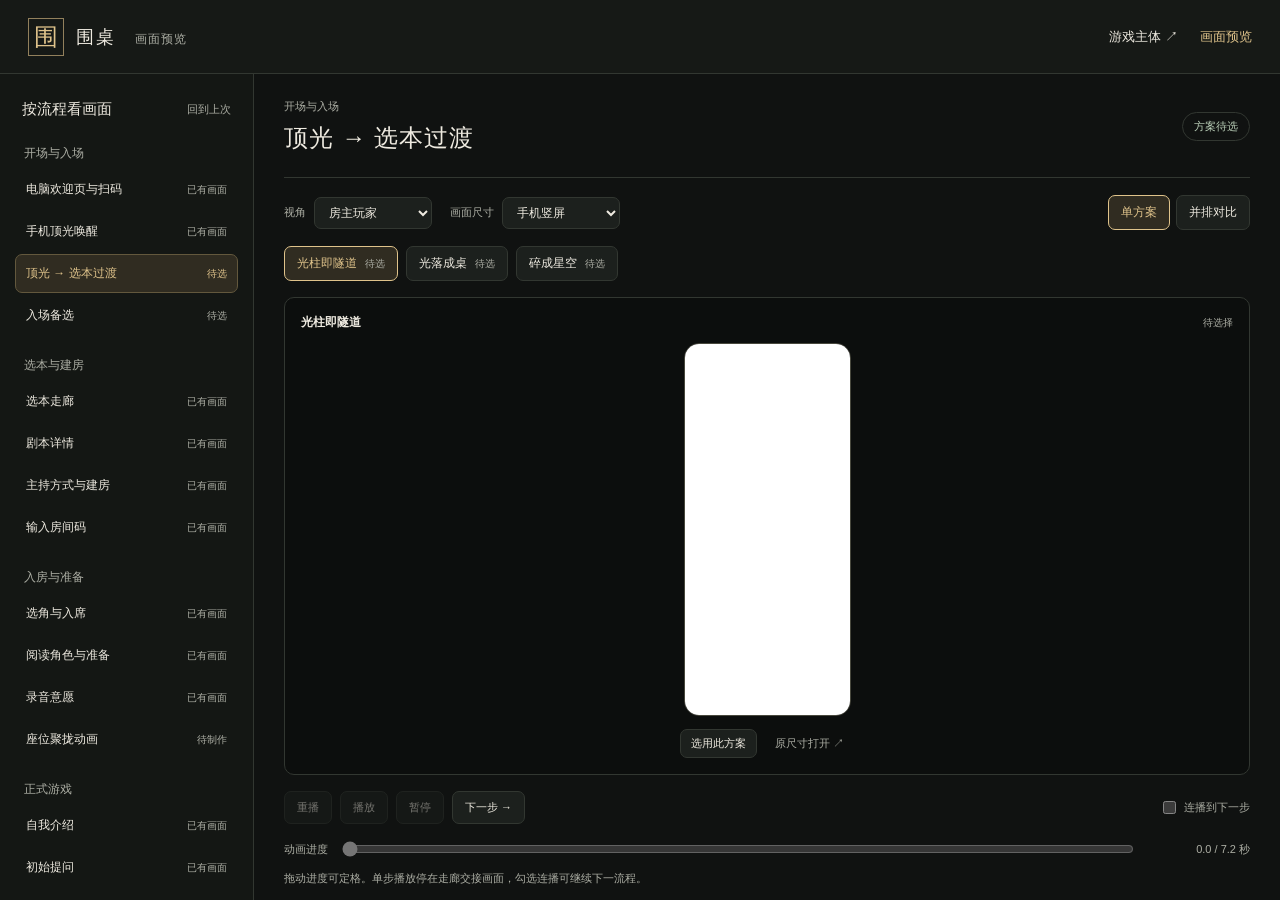
<file: 主体原型/创意预览/index.html>
﻿<!doctype html>
<html lang="zh-CN">
<head>
  <meta charset="utf-8">
  <meta name="viewport" content="width=device-width,initial-scale=1">
  <title>围桌 · 画面预览</title>
  <link rel="stylesheet" href="./preview.css?v=20261126-preview9">
</head>
<body>
  <header class="app-header">
    <a class="brand" href="http://127.0.0.1:5189/主体原型/?endpoint=overview"><b>围</b><span>围桌 <small>画面预览</small></span></a>
    <nav aria-label="项目入口"><a href="http://127.0.0.1:5189/主体原型/?endpoint=overview">游戏主体 ↗</a><span aria-current="page">画面预览</span></nav>
  </header>
  <div class="workspace">
    <aside class="flow-sidebar" aria-label="游戏流程">
      <div class="sidebar-heading"><h1>按流程看画面</h1><button id="resume" type="button">回到上次</button></div>
      <nav id="flowNav" aria-label="流程节点"></nav>
      <details class="feature-map"><summary>功能对应</summary><table><caption>本轮功能盘点</caption><thead><tr><th>原有功能</th><th>当前位置</th></tr></thead><tbody><tr><td>电脑 / 手机预览</td><td>顶部视角与尺寸</td></tr><tr><td>顶光唤醒</td><td>开场与入场</td></tr><tr><td>过渡三方案</td><td>顶光 → 选本过渡</td></tr><tr><td>时空入场</td><td>开场与入场 · 备选</td></tr><tr><td>纵深通道与翻书</td><td>选本与建房</td></tr><tr><td>六个旧选本交互</td><td>选本走廊 · 其他方案</td></tr><tr><td>旧详情排版对比</td><td>剧本详情 · 其他方案</td></tr><tr><td>方案选择</td><td>每个画面下方</td></tr><tr><td>五视角、画布与实验室</td><td>游戏主体</td></tr></tbody></table></details>
    </aside>
    <main>
      <section class="scene-heading"><div><p id="breadcrumb"></p><h2 id="sceneTitle"></h2></div><span id="sceneStatus" class="status"></span></section>
      <div class="view-toolbar">
        <label>视角<select id="perspective"><option value="owner">房主玩家</option><option value="invited">受邀玩家</option><option value="computer">电脑主机端</option><option value="host">主持端</option></select></label>
        <label>画面尺寸<select id="device"><option value="portrait">手机竖屏</option><option value="landscape">手机横屏</option><option value="desktop">电脑宽屏</option></select></label>
        <div class="mode-switch" role="group" aria-label="展示方式"><button id="single" aria-pressed="true">单方案</button><button id="compare" aria-pressed="false">并排对比</button></div>
      </div>
      <div id="plans" class="plans" role="group" aria-label="当前流程方案"></div>
      <section id="screens" class="screens" aria-label="画面展示"></section>
      <section class="playback" aria-label="播放控制">
        <div class="playback-buttons"><button id="replay">重播</button><button id="play">播放</button><button id="pause">暂停</button><button id="next">下一步 →</button><label class="check"><input id="continuous" type="checkbox">连播到下一步</label></div>
        <div id="timeline" class="timeline"><label for="seek">动画进度</label><input id="seek" type="range" min="0" max="8.8" step="0.05" value="0"><output id="timeReadout" for="seek">0.0 秒</output></div>
        <p id="playbackNote" class="muted"></p>
      </section>
      <p id="notice" role="status" aria-live="polite"></p>
    </main>
  </div>
  <script type="module" src="./preview.js?v=20261126-preview9"></script>
</body>
</html>
</file>
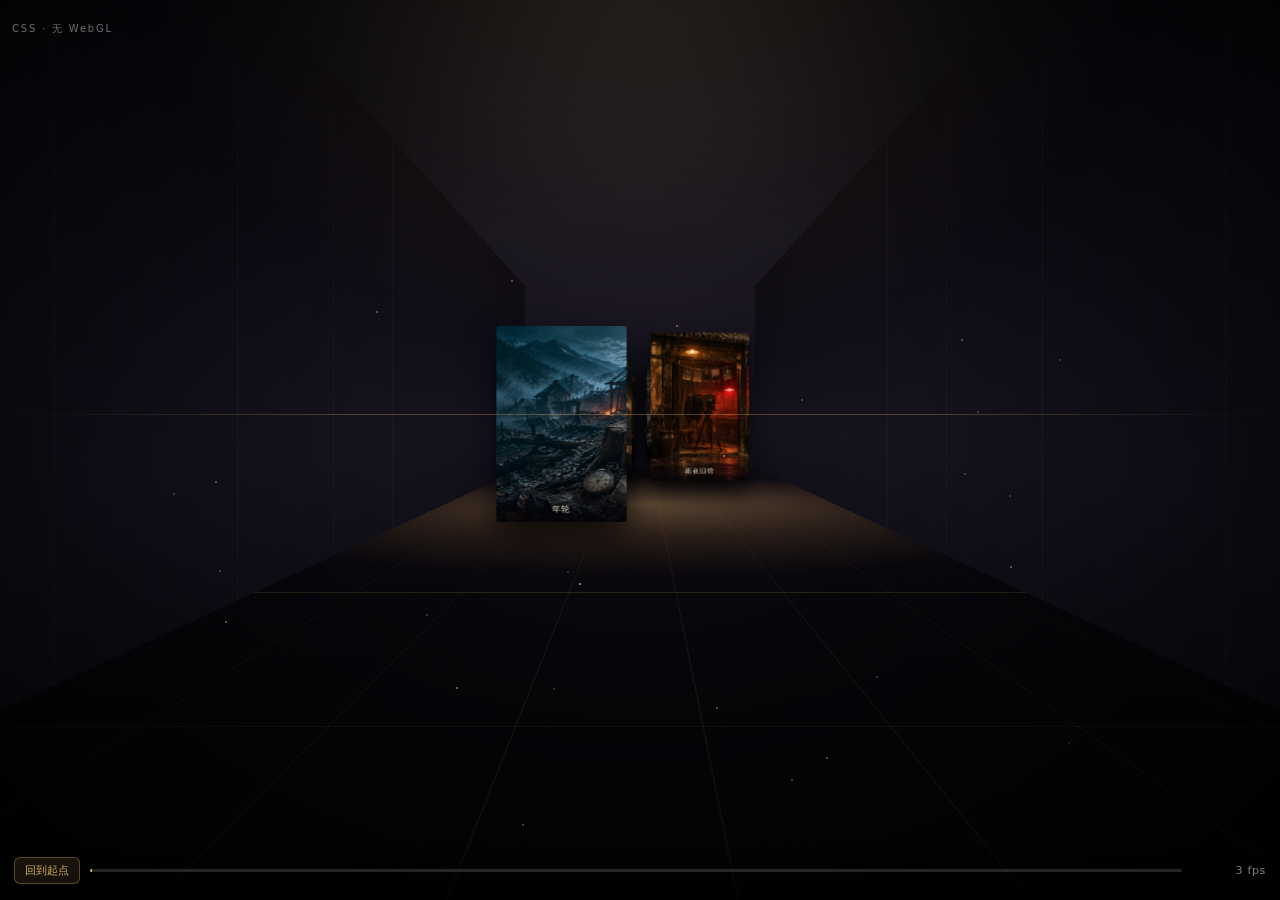
<file: 主体原型/创意预览/css-corridor.html>
<!doctype html>
<html lang="zh-CN">
<head>
<meta charset="utf-8">
<meta name="viewport" content="width=device-width,initial-scale=1,viewport-fit=cover">
<title>围桌 · CSS 纵深通道（对照）</title>
<style>
:root{
  --gold:#d8b25f;
  --sans:"PingFang SC","Noto Sans SC","Microsoft YaHei",system-ui,sans-serif;
  --serif:"Noto Serif SC","Songti SC","STSong",serif;
}
*{box-sizing:border-box;-webkit-tap-highlight-color:transparent}
html,body{margin:0;height:100%;background:#030305;overflow:hidden;font-family:var(--sans)}
/* 舞台：透视放在这一层，相机位移放在 .scene，两层分开才不会互相干扰 */
.stage{
  position:relative;height:100%;overflow:hidden;
  perspective:1000px;perspective-origin:50% 46%;
  background:radial-gradient(ellipse 90% 70% at 50% 44%,#181523 0%,#0b0a11 55%,#030305 100%);
  touch-action:none;cursor:grab;
}
.stage.is-dragging{cursor:grabbing}
.scene{position:absolute;inset:0;transform-style:preserve-3d;will-change:transform}

/* 地面：本地 Y 轴经 rotateX(90°) 变成世界 Z 轴，所以横条纹在屏幕上就是往远处收的木地板 */
.floor{
  position:absolute;left:50%;top:46%;width:2600px;height:4200px;
  margin:-2100px 0 0 -1300px;
  transform:translate3d(0,250px,-1600px) rotateX(90deg);
  background:
    radial-gradient(ellipse 52% 40% at 50% 46%,rgba(255,198,124,.34),rgba(255,168,92,.12) 46%,transparent 74%),
    repeating-linear-gradient(0deg,rgba(216,178,95,.16) 0 2px,transparent 2px 300px),
    repeating-linear-gradient(90deg,rgba(216,178,95,.10) 0 1px,transparent 1px 150px),
    linear-gradient(#100d16,#050407);
}
/* 两侧墙：只在边缘给一点过道感，不做环，避免出现靶盘那种规整感 */
.wall{
  position:absolute;left:50%;top:46%;width:4200px;height:1200px;
  margin:-600px 0 0 -2100px;
  background:
    repeating-linear-gradient(90deg,rgba(216,178,95,.055) 0 2px,transparent 2px 420px),
    linear-gradient(180deg,#08070d,#15121e 55%,#08070d);
}
.wall.l{transform:translate3d(-540px,0,-1600px) rotateY(90deg)}
.wall.r{transform:translate3d(540px,0,-1600px) rotateY(90deg)}

/* 六本书：透视缩放由 perspective 自动完成，这里只给位移 */
.book{
  position:absolute;left:50%;top:46%;width:185px;height:278px;margin:-139px 0 0 -92px;
  border-radius:4px;overflow:hidden;background:#0c0b12;
  box-shadow:0 20px 46px rgba(0,0,0,.82);
  transform-style:preserve-3d;will-change:transform,opacity;
}
.book img{display:block;width:100%;height:100%;object-fit:cover}
.book b{
  position:absolute;left:0;right:0;bottom:0;padding:26px 10px 9px;
  font-family:var(--serif);font-size:12px;font-weight:400;letter-spacing:.16em;color:#f0e7d6;
  text-align:center;background:linear-gradient(transparent,rgba(4,3,7,.92));
  text-shadow:0 1px 6px rgba(0,0,0,.9);
}

/* 灯下的光柱与暗角：放在舞台层，不参与 3D，也不会被前景挡住 */
.shaft{
  position:absolute;inset:0 0 auto;height:82%;pointer-events:none;
  background:radial-gradient(ellipse 46% 70% at 50% -10%,rgba(255,214,150,.20),rgba(255,182,104,.05) 58%,transparent 84%);
  mix-blend-mode:screen;
}
/* 地平线：和 canvas 版同一个高度，走廊是否成立主要靠它 */
.horizon{
  position:absolute;left:0;right:0;top:46%;height:1px;pointer-events:none;
  background:linear-gradient(90deg,transparent,rgba(216,178,95,.28) 22%,rgba(216,178,95,.34) 50%,rgba(216,178,95,.28) 78%,transparent);
}
/* 颗粒：压掉大渐变在手机上的色带（这条是之前光效返工踩出来的） */
.grain{
  position:absolute;inset:0;pointer-events:none;opacity:.055;mix-blend-mode:overlay;
  background-image:url("data:image/svg+xml,%3Csvg xmlns='http://www.w3.org/2000/svg' width='120' height='120'%3E%3Cfilter id='n'%3E%3CfeTurbulence type='fractalNoise' baseFrequency='.9' numOctaves='2'/%3E%3C/filter%3E%3Crect width='120' height='120' filter='url(%23n)'/%3E%3C/svg%3E");
}
.mote{position:absolute;width:2px;height:2px;border-radius:50%;background:rgba(255,236,200,.75);pointer-events:none;animation:mote 9s linear infinite}
.motes{position:absolute;inset:0;pointer-events:none}
@keyframes mote{0%{transform:translate3d(0,0,0);opacity:0}18%{opacity:.7}100%{transform:translate3d(0,-70px,0);opacity:0}}
.vignette{
  position:absolute;inset:0;pointer-events:none;
  background:radial-gradient(ellipse at 50% 46%,transparent 32%,rgba(0,0,0,.82) 100%);
}
.badge{
  position:absolute;left:12px;top:12px;font-size:10px;letter-spacing:.18em;
  color:rgba(255,255,255,.42);pointer-events:none;
}
.hud{
  position:absolute;left:0;right:0;bottom:0;z-index:3;
  display:flex;align-items:center;gap:10px;padding:14px 14px 16px;
  background:linear-gradient(transparent,rgba(0,0,0,.72));
  color:#bdb6a8;font-size:11px;letter-spacing:.06em;
}
.track{flex:1;height:3px;border-radius:2px;background:rgba(255,255,255,.14);overflow:hidden}
.track i{display:block;height:100%;width:0;background:var(--gold)}
.hud button{
  border:1px solid rgba(216,178,95,.34);background:rgba(216,178,95,.1);color:var(--gold);
  font:inherit;font-size:11px;padding:5px 10px;border-radius:6px;cursor:pointer;
}
.hud output{font-variant-numeric:tabular-nums;min-width:74px;text-align:right;color:rgba(255,255,255,.5)}
</style>
</head>
<body>
<div class="stage" id="stage">
  <div class="scene" id="scene">
    <div class="wall l"></div>
    <div class="wall r"></div>
    <div class="floor"></div>
  </div>
  <div class="shaft"></div>
  <div class="horizon"></div>
  <div class="motes" id="motes"></div>
  <div class="grain"></div>
  <div class="vignette"></div>
  <p class="badge">CSS · 无 WebGL</p>
  <div class="hud">
    <button id="reset" type="button">回到起点</button>
    <div class="track"><i id="bar"></i></div>
    <output id="readout">0 fps</output>
  </div>
</div>
<script>
/* 纯 CSS 3D 版纵深通道：JS 只负责一个进度值，并且只写 transform / opacity，不做任何绘制。
   对照点：同样的六本书、同样的暖光，换掉的是渲染方式与性能开销。 */
const BOOKS = [
  ['./covers/rings.jpg', '年轮'],
  ['./covers/rainy.jpg', '雨夜旧馆'],
  ['./covers/fog.jpg', '雾港来信'],
  ['./covers/lamp.jpg', '第七夜灯'],
  ['./covers/bride.jpg', '河神娶亲'],
  ['./covers/summer.jpg', '长夏未寄'],
]
const GAP = 460
const Z0 = 420
/* 终点停在最后一本前面，而不是穿过去留下一条空走廊 */
const TRAVEL = Z0 + (BOOKS.length - 1) * GAP - 260

const stage = document.getElementById('stage')
const scene = document.getElementById('scene')
const bar = document.getElementById('bar')
const readout = document.getElementById('readout')

/* 书都挂在 .scene 里，跟着相机一起走；层内只改各自的 z */
const books = BOOKS.map(([file, title], i) => {
  const el = document.createElement('div')
  el.className = 'book'
  el.style.transform = `translate3d(${(i % 2 ? 1 : -1) * 112}px,${i % 2 ? -14 : 14}px,${-(Z0 + i * GAP)}px)`
  const img = new Image()
  img.src = encodeURI(file)
  img.alt = ''
  const label = document.createElement('b')
  label.textContent = title
  el.append(img, label)
  scene.appendChild(el)
  return { el, z: Z0 + i * GAP }
})

const clamp01 = v => Math.max(0, Math.min(1, v))
const ease = k => k * k * (3 - 2 * k)

/* 浮尘：纯 CSS 动画，位置只算一次 */
const motes = document.getElementById('motes')
for (let i = 0; i < 26; i += 1) {
  const dot = document.createElement('i')
  dot.className = 'mote'
  dot.style.left = (12 + Math.random() * 76).toFixed(1) + '%'
  dot.style.top = (30 + Math.random() * 62).toFixed(1) + '%'
  dot.style.opacity = (.25 + Math.random() * .6).toFixed(2)
  dot.style.animationDelay = (-Math.random() * 9).toFixed(1) + 's'
  dot.style.animationDuration = (7 + Math.random() * 5).toFixed(1) + 's'
  motes.appendChild(dot)
}

let target = 0
let shown = 0
/* ?p=0~1 直接定格到某个进度，方便截图和逐段验收 */
const startP = Number(new URLSearchParams(location.search).get('p'))
if (startP > 0) target = shown = clamp01(startP)
let lastInput = -1e9
let dragging = false
let dragY = 0
let dragFrom = 0

function progressFromPointer(event) {
  return clamp01(dragFrom + (dragY - event.clientY) / 1200)
}
stage.addEventListener('pointerdown', event => {
  dragging = true
  dragY = event.clientY
  dragFrom = target
  lastInput = performance.now()
  stage.classList.add('is-dragging')
  stage.setPointerCapture(event.pointerId)
})
stage.addEventListener('pointermove', event => {
  if (!dragging) return
  target = progressFromPointer(event)
  lastInput = performance.now()
})
const endDrag = () => {
  dragging = false
  stage.classList.remove('is-dragging')
  lastInput = performance.now()
}
stage.addEventListener('pointerup', endDrag)
stage.addEventListener('pointercancel', endDrag)
stage.addEventListener('wheel', event => {
  target = clamp01(target + event.deltaY / 2600)
  lastInput = performance.now()
}, { passive: true })
document.getElementById('reset').addEventListener('click', () => {
  target = 0
  lastInput = performance.now()
})

/* 帧循环：缓动推进 → 相机位移 → 每本书按距离给透明度 */
let frames = 0
let fpsAt = performance.now()
function tick(now) {
  requestAnimationFrame(tick)
  if (!dragging && now - lastInput > 2200) target = clamp01(target + .0009)
  shown += (target - shown) * .085
  scene.style.transform = `translate3d(0,0,${(ease(shown) * TRAVEL).toFixed(2)}px)`
  bar.style.width = (shown * 100).toFixed(1) + '%'
  const camZ = ease(shown) * TRAVEL
  for (const book of books) {
    /* 远处按雾化淡入，贴近镜头才快速淡出；中间整段保持全亮，否则还没看清就没了 */
    const dz = book.z - camZ
    const near = Math.min(1, Math.max(0, dz / 130))
    const far = Math.min(1, Math.max(0, (3400 - dz) / 700))
    book.el.style.opacity = (near * far).toFixed(3)
    book.el.style.visibility = dz < 6 ? 'hidden' : 'visible'
  }
  frames += 1
  if (now - fpsAt >= 500) {
    readout.textContent = Math.round(frames * 1000 / (now - fpsAt)) + ' fps'
    frames = 0
    fpsAt = now
  }
}
requestAnimationFrame(tick)
</script>
</body>
</html>
</file>
<file: 主体原型/创意预览/preview.css>
:root{color-scheme:dark;--bg:#101211;--panel:#171a18;--line:#323731;--text:#eeeae0;--muted:#acaea4;--gold:#dfc38b;--green:#bbd0b9;font-family:"Inter","Microsoft YaHei",sans-serif;color:var(--text);background:var(--bg)}
*{box-sizing:border-box}body{margin:0}button,select,input{font:inherit}button,a,select{ -webkit-tap-highlight-color:transparent}button,select{border:1px solid var(--line);border-radius:7px;background:#1c201d;color:var(--text);padding:8px 12px}button,a,select{cursor:pointer}button:hover,a:hover{color:var(--gold);border-color:#8f805e}button:disabled{opacity:.45;cursor:default}button[aria-pressed=true]{color:var(--gold);border-color:var(--gold);background:#302c21}a{color:inherit;text-decoration:none}button:focus-visible,a:focus-visible,select:focus-visible,input:focus-visible{outline:2px solid var(--gold);outline-offset:3px}[hidden]{display:none!important}
.app-header{min-height:74px;border-bottom:1px solid var(--line);display:flex;align-items:center;justify-content:space-between;gap:20px;padding:15px 28px;background:#161916}.brand{display:flex;align-items:center;gap:12px}.brand>b{display:grid;place-items:center;width:36px;height:38px;border:1px solid #92805c;color:var(--gold);font-family:serif;font-size:24px;font-weight:400}.brand span{font-size:18px;letter-spacing:2px}.brand small{font-size:12px;letter-spacing:1px;color:var(--muted);margin-left:12px}.app-header nav{display:flex;gap:22px;font-size:13px}.app-header [aria-current]{color:var(--gold)}
.workspace{display:grid;grid-template-columns:254px minmax(0,1fr);height:calc(100dvh - 74px);overflow:hidden}.flow-sidebar{border-right:1px solid var(--line);background:#141714;padding:23px 15px;overflow:auto}.sidebar-heading{display:flex;align-items:center;justify-content:space-between;gap:8px;margin:0 7px 23px}.sidebar-heading h1{font-size:15px;font-weight:500;margin:0}.sidebar-heading button{padding:5px 0;background:none;border:0;font-size:11px;color:var(--muted)}.flow-group{margin:0 0 22px}.flow-group h2{font-size:12px;font-weight:500;color:var(--muted);margin:0 9px 8px}.flow-link{display:flex;align-items:center;justify-content:space-between;gap:8px;text-align:left;width:100%;margin:3px 0;border-color:transparent;background:transparent;font-size:12px;padding:10px}.flow-link small{font-size:10px;white-space:nowrap;color:var(--muted)}.flow-link[aria-current=step]{background:#302c21;color:var(--gold);border-color:#63583d}.flow-link[aria-current=step] small{color:var(--gold)}.feature-map{border-top:1px solid var(--line);padding:15px 7px;color:var(--muted);font-size:11px}.feature-map summary{cursor:pointer}.feature-map table{border-collapse:collapse;line-height:1.8;margin-top:12px;width:100%;font-size:10px;text-align:left}.feature-map th,.feature-map td{padding:5px 3px;border-bottom:1px solid var(--line)}.feature-map caption{text-align:left;margin:8px 0}
main{min-width:0;padding:25px 30px 14px;overflow:auto}.scene-heading{display:flex;justify-content:space-between;align-items:center;gap:18px;margin-bottom:23px}.scene-heading p{font-size:11px;color:var(--muted);margin:0 0 8px}.scene-heading h2{font-size:24px;font-weight:500;letter-spacing:1px;margin:0}.status{font-size:11px;color:var(--green);border:1px solid var(--line);border-radius:20px;padding:6px 11px}.view-toolbar{display:flex;align-items:center;flex-wrap:wrap;gap:18px;border-top:1px solid var(--line);padding-top:17px}.view-toolbar label{display:flex;align-items:center;gap:8px;font-size:11px;color:var(--muted)}.view-toolbar select{font-size:12px;min-width:118px;padding:7px 10px}.mode-switch{margin-left:auto;display:flex;gap:6px}.mode-switch button{font-size:12px}.plans{display:flex;gap:8px;flex-wrap:wrap;padding:16px 0}.plan-button{font-size:12px}.plan-button small{color:var(--muted);font-size:10px;margin-left:8px}
.screens{display:grid;grid-template-columns:minmax(0,1fr);gap:16px;align-items:start;background:#0c0e0d;border:1px solid var(--line);border-radius:10px;padding:16px;min-height:300px}.screens.comparing{grid-template-columns:repeat(var(--count),minmax(0,1fr))}.screen-card{min-width:0}.screen-title{display:flex;justify-content:space-between;gap:10px;align-items:center;margin:0 0 12px;font-size:12px}.screen-title span{font-size:10px;color:var(--muted)}.viewport-wrap{display:flex;justify-content:center;overflow:hidden}.viewport{position:relative;flex:none;background:#050605;border:1px solid #48483d;overflow:hidden;border-radius:15px}.viewport iframe{display:block;border:0;transform-origin:top left;background:#080a09}.screen-footer{display:flex;gap:8px;justify-content:center;align-items:center;flex-wrap:wrap;margin-top:13px}.screen-footer button,.screen-footer a{font-size:11px;padding:6px 10px}.screen-footer a{color:var(--muted)}.empty-scene{padding:90px 25px;text-align:center;color:var(--muted);grid-column:1/-1;line-height:1.9;font-size:13px}.empty-scene h3{font-size:18px;color:var(--text);font-weight:400}.playback{border-bottom:1px solid var(--line);padding:16px 0 7px}.playback-buttons{display:flex;gap:8px;align-items:center;flex-wrap:wrap}.playback button{font-size:11px}.check{font-size:11px;color:var(--muted);display:flex;align-items:center;gap:5px;margin-left:auto}.check input{accent-color:var(--gold)}.timeline{display:flex;align-items:center;gap:12px;margin-top:15px;font-size:11px;color:var(--muted)}.timeline input{flex:1;accent-color:var(--gold);min-width:70px}.timeline output{min-width:102px;text-align:right}.muted{color:var(--muted);font-size:11px;line-height:1.6}#notice{min-height:18px;color:var(--gold);font-size:12px;margin:12px 0}
@media(min-width:1500px){main{padding-left:42px;padding-right:42px}}@media(max-width:900px){.workspace{grid-template-columns:205px minmax(0,1fr)}main{padding:20px 16px}.view-toolbar{gap:10px}.view-toolbar .mode-switch{margin-left:0}.screens.comparing{grid-template-columns:repeat(2,minmax(0,1fr))}.scene-heading h2{font-size:20px}}@media(max-width:620px){.app-header{padding:12px 16px;gap:8px}.brand small{display:none}.app-header nav{font-size:11px;gap:12px}.workspace{display:block;height:auto;overflow:visible}.flow-sidebar{padding:12px 14px;border-right:0;border-bottom:1px solid var(--line)}.sidebar-heading{margin-bottom:8px}#flowNav{display:flex;gap:12px;overflow:auto;max-height:210px}.flow-group{min-width:175px;margin:5px 0}.feature-map{display:none}main{padding:18px 12px}.screens{padding:10px;gap:10px}.screens.comparing{grid-template-columns:1fr}.scene-heading{margin-bottom:17px}.status{padding:5px 8px}.check{margin-left:0}.screen-title{font-size:11px}.timeline{gap:6px}}
</file>
